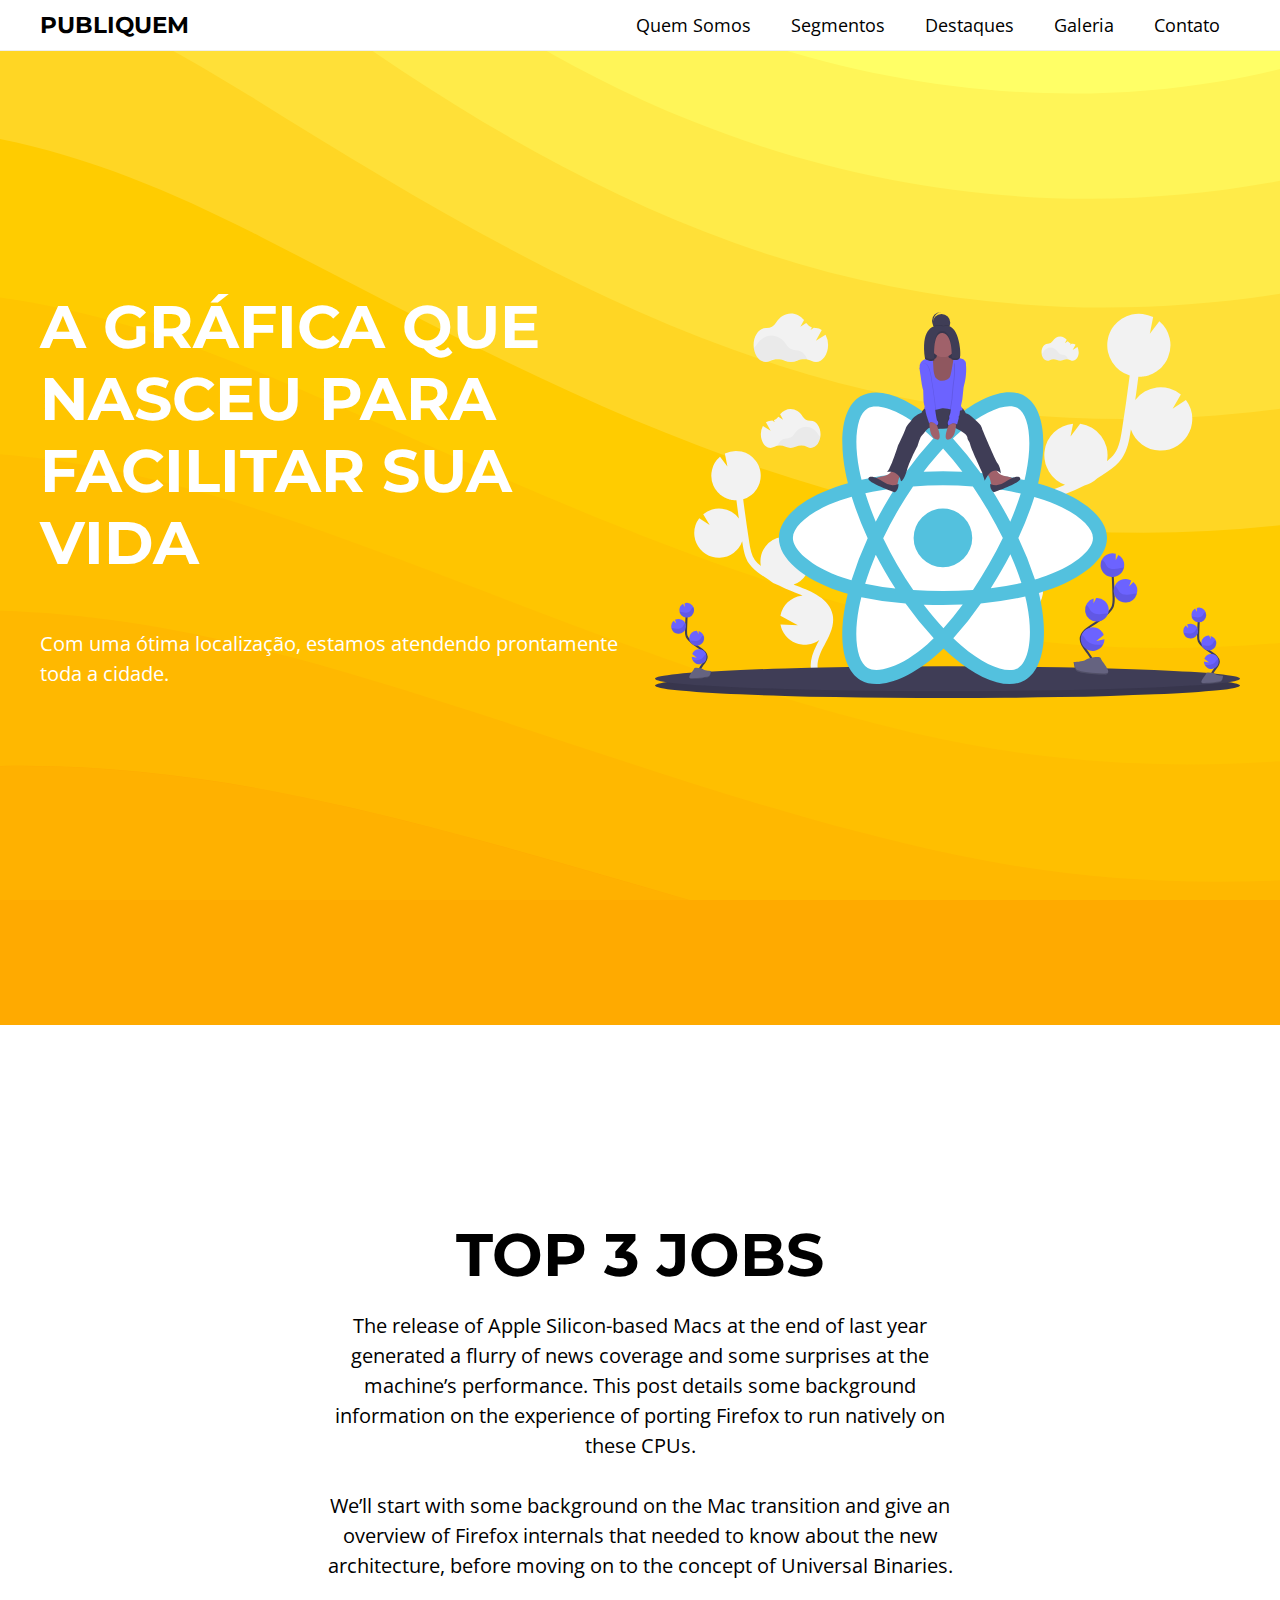
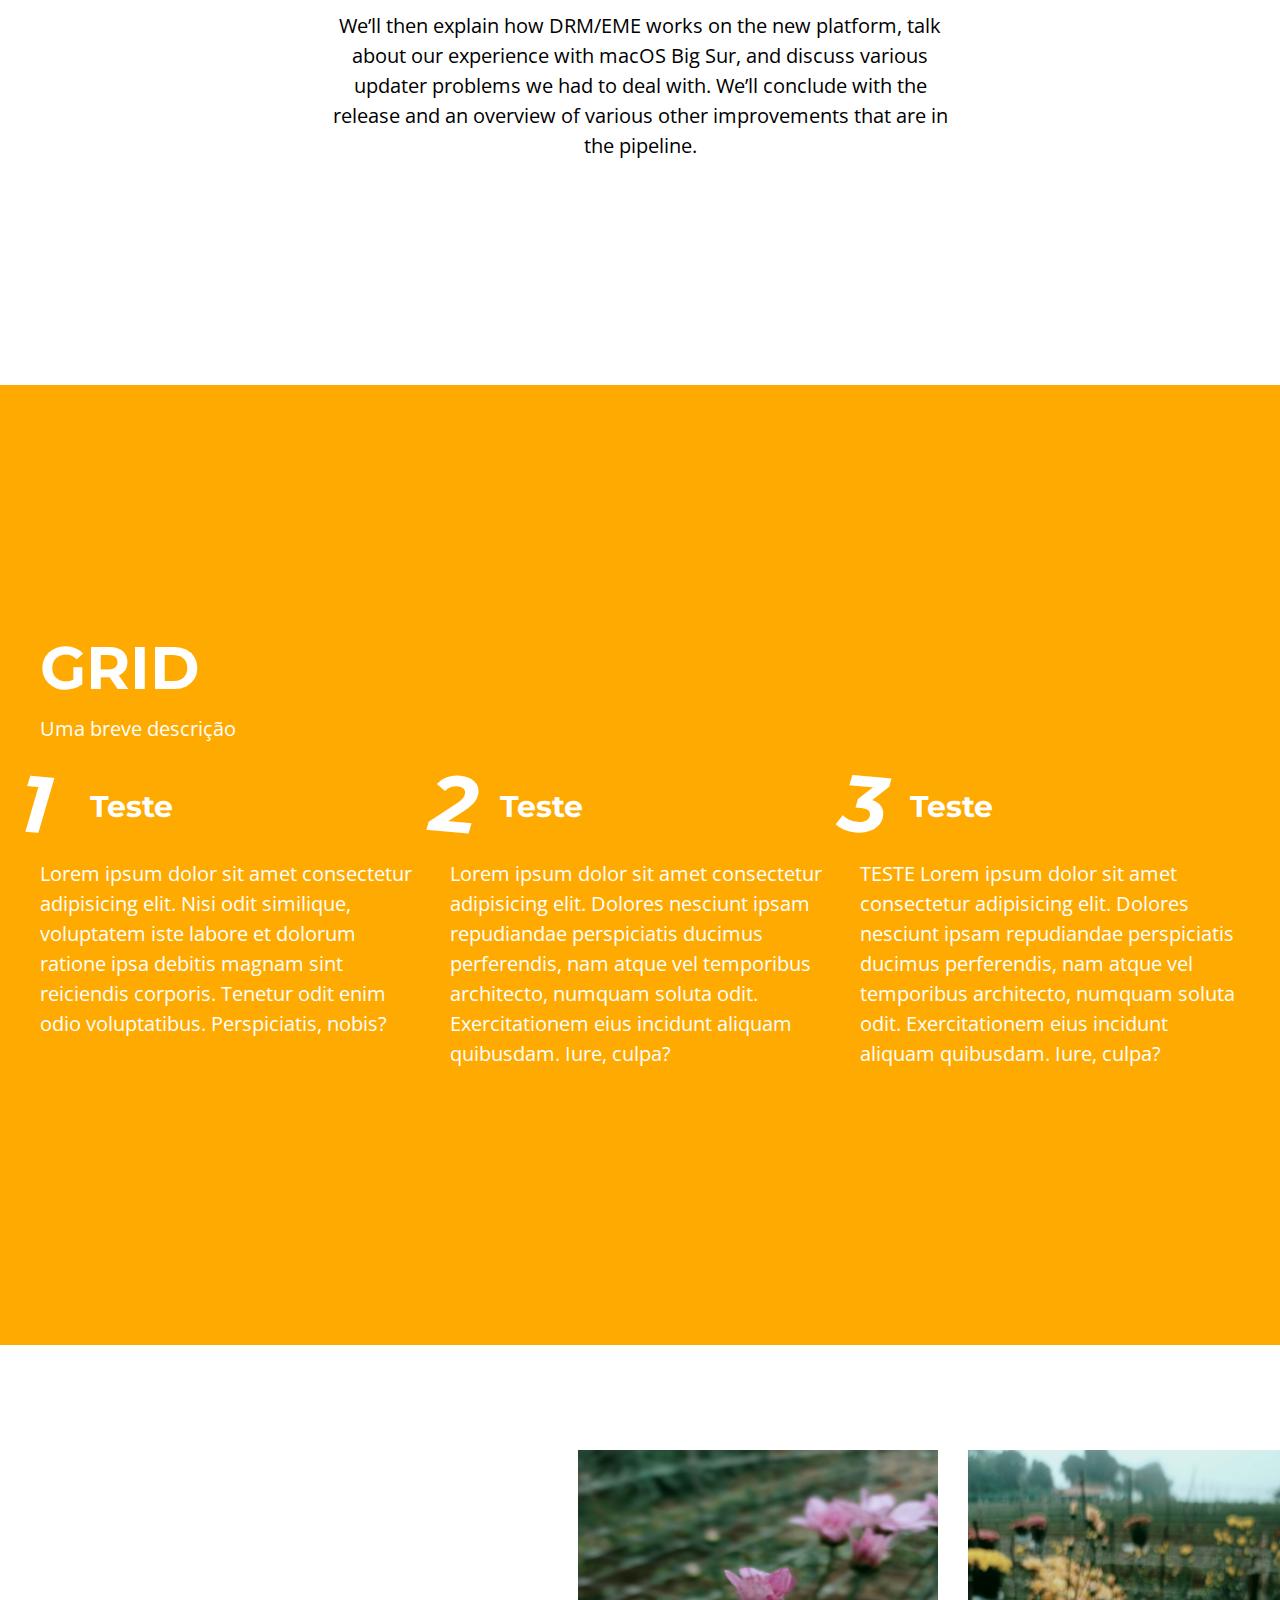
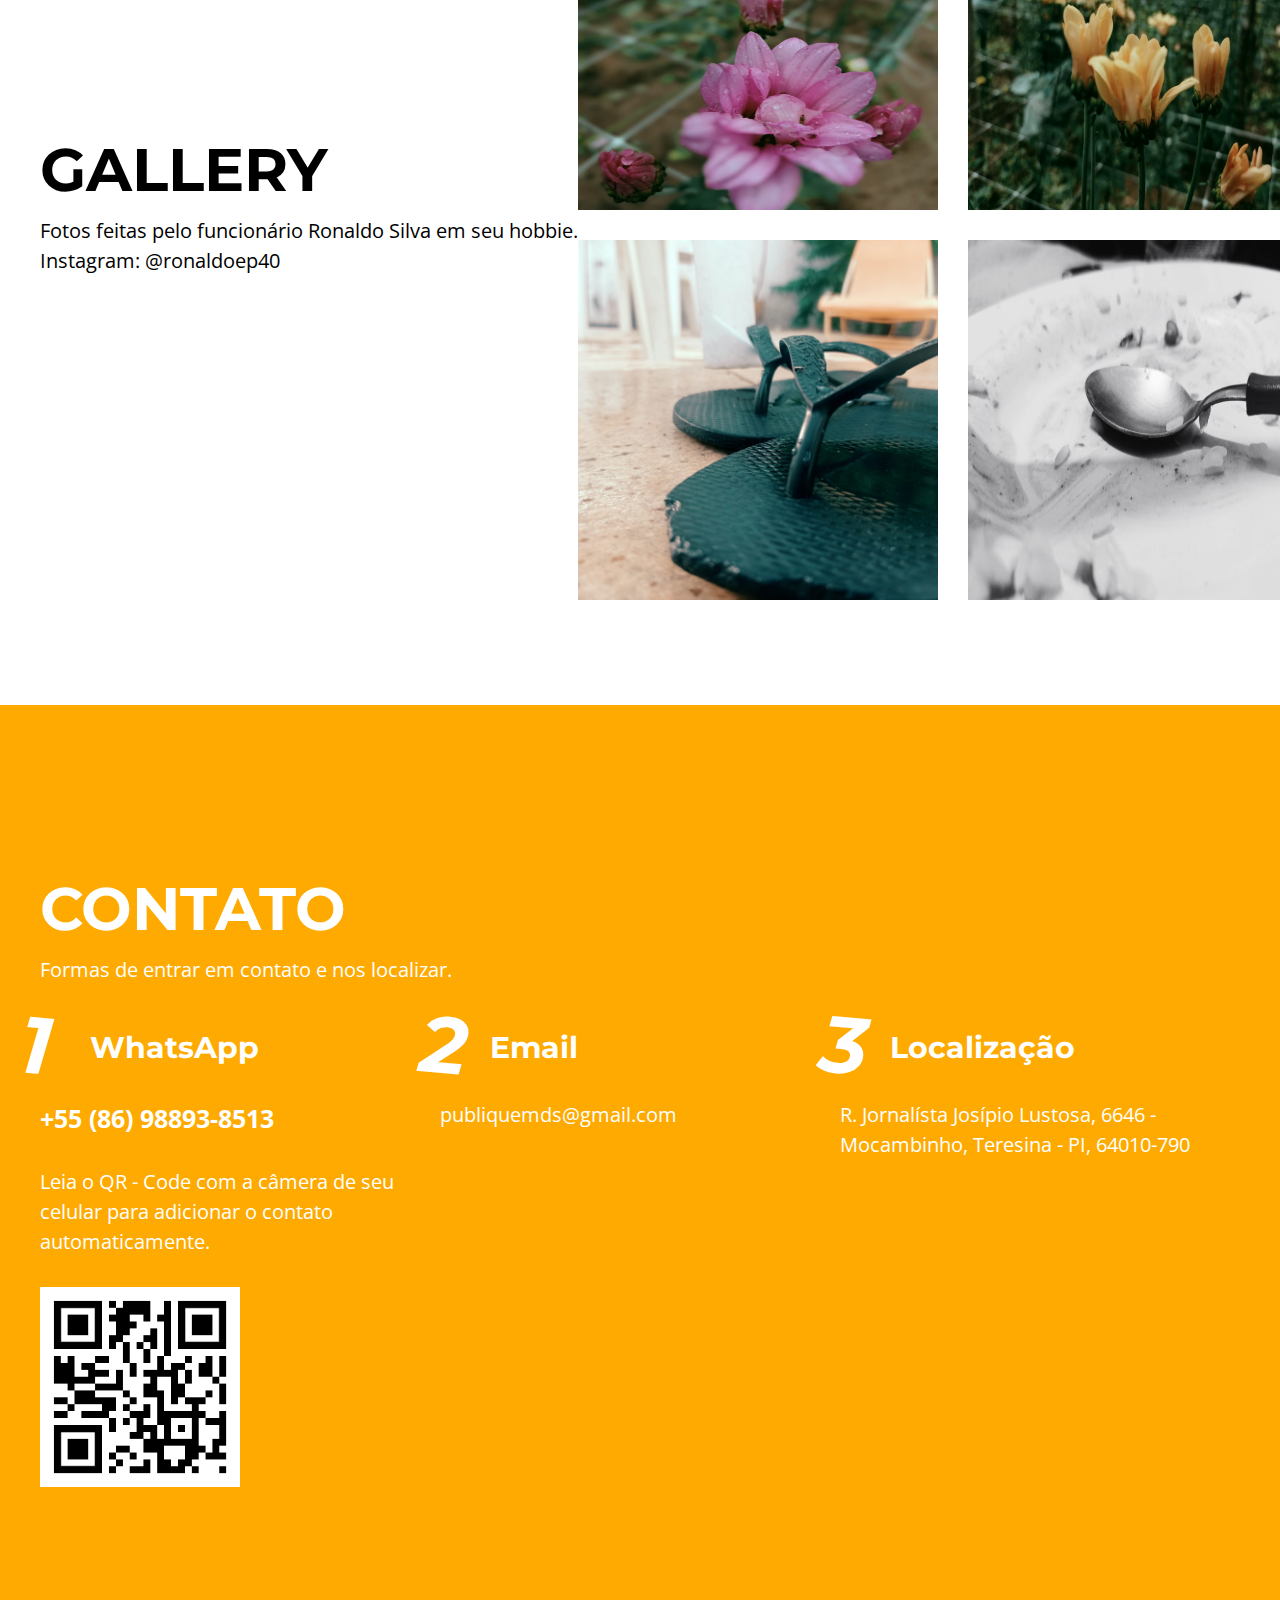
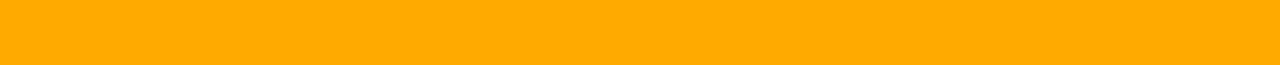
<file: index.html>
<!DOCTYPE html>
<html lang="pt-BR">

<head>
    <meta charset="UTF-8">
    <meta http-equiv="X-UA-Compatible" content="IE=edge">
    <meta name="viewport" content="width=device-width, initial-scale=1.0">
    <title>PubliQuem</title>
    <link rel="shortcut icon" href="assets/img/favicon.ico" type="image/x-icon">
    <link rel="stylesheet" href="assets/css/elements.css">
    <link rel="stylesheet" href="assets/css/classes.css">
    <link rel="stylesheet" href="assets/css/variables.css">
    <link rel="stylesheet" href="assets/css/menu.css">
    <link rel="stylesheet" href="assets/css/style.css">
    <link rel="preconnect" href="https://fonts.gstatic.com">
    <link href="https://fonts.googleapis.com/css2?family=Montserrat:wght@900&family=Open+Sans:ital,wght@0,400;0,700;1,400&display=swap" rel="stylesheet">
</head>

<body>
    <aside class="menu white-bg">
        <div class="main-content menu-content">
            <h1>
                <a href="#intro">PubliQuem</a>
            </h1>
            <nav>
                <ul>
                    <li><a href="#intro">Quem Somos</a></li>
                    <li><a href="#top3">Segmentos</a></li>
                    <li><a href="#grid">Destaques</a></li>
                    <li><a href="#galery">Galeria</a></li>
                    <li><a href="#contact">Contato</a></li>
                </ul>
            </nav>
        </div>
    </aside>
    <section id="intro" class="intro main-bg section">
        <div class="menu-spacing"></div>
        <div class="main-content intro-content">
            <div class="intro-text-content">
                <h2>A gráfica que nasceu para facilitar sua vida</h2>
                <p>Com uma ótima localização, estamos atendendo prontamente toda a cidade.</p>

            </div>
            <div class="intro-img">
                <img src="assets/img/react.svg" alt="Imagem com uma mulher em cima da molecula que representa o React Native.">
            </div>
        </div>
    </section>
    <section id="top3" class="white-bg section">

        <div class="main-content top3-content">
            <h2>TOP 3 JOBS</h2>
            <p>The release of Apple Silicon-based Macs at the end of last year generated a flurry of news coverage and some surprises at the machine’s performance. This post details some background information on the experience of porting Firefox to run
                natively on these CPUs.</p>
            <p>We’ll start with some background on the Mac transition and give an overview of Firefox internals that needed to know about the new architecture, before moving on to the concept of Universal Binaries.</p>
            <p>We’ll then explain how DRM/EME works on the new platform, talk about our experience with macOS Big Sur, and discuss various updater problems we had to deal with. We’ll conclude with the release and an overview of various other improvements
                that are in the pipeline.</p>
        </div>
    </section>
    <section id="grid" class="grid-one section main-bg">

        <div class="grid-one-content main-content">
            <h2 class="grid-main-heading">Grid</h2>
            <p class="grid-descrition">Uma breve descrição</p>
            <div class="grid">
                <article>
                    <h3>Teste</h3>
                    <p>Lorem ipsum dolor sit amet consectetur adipisicing elit. Nisi odit similique, voluptatem iste labore et dolorum ratione ipsa debitis magnam sint reiciendis corporis. Tenetur odit enim odio voluptatibus. Perspiciatis, nobis?</p>
                </article>
                <article>
                    <h3>Teste</h3>
                    <p>Lorem ipsum dolor sit amet consectetur adipisicing elit. Dolores nesciunt ipsam repudiandae perspiciatis ducimus perferendis, nam atque vel temporibus architecto, numquam soluta odit. Exercitationem eius incidunt aliquam quibusdam.
                        Iure, culpa?
                    </p>
                </article>
                <article>
                    <h3>Teste</h3>
                    <p>TESTE Lorem ipsum dolor sit amet consectetur adipisicing elit. Dolores nesciunt ipsam repudiandae perspiciatis ducimus perferendis, nam atque vel temporibus architecto, numquam soluta odit. Exercitationem eius incidunt aliquam quibusdam.
                        Iure, culpa?
                    </p>
                </article>
            </div>
        </div>
    </section>
    <section id="galery" class="grid-one white-bg section">
        <div class="grid-one-content main-content">
            <h2 class="grid-main-heading">Gallery</h2>
            <p class="grid-descrition">Fotos feitas pelo funcionário Ronaldo Silva em seu hobbie.<br> Instagram: @ronaldoep40</p>
            <div class="grid">
                <div class="gallery-img">
                    <img src="assets/img/fotos/01.jpeg" alt="random image unsplash">
                </div>
                <div class="gallery-img">
                    <img src="assets/img/fotos/02.jpeg" alt="random image unsplash">
                </div>
                <div class="gallery-img">
                    <img src="assets/img/fotos/03.jpeg" alt="random image unsplash">
                </div>
                <div class="gallery-img">
                    <img src="assets/img/fotos/04.jpeg" alt="random image unsplash">
                </div class="gallery-img">
                <div class="gallery-img">
                    <img src="assets/img/fotos/05.jpeg" alt="random image unsplash">
                </div>
                <div class="gallery-img">
                    <img src="assets/img/fotos/06.jpeg" alt="random image unsplash">
                </div>
            </div>
        </div>

    </section>
    <section id="contact" class="grid-one section main-bg">

        <div class="grid-one-content main-content">
            <h2 class="grid-main-heading">Contato</h2>
            <p class="grid-descrition">Formas de entrar em contato e nos localizar.</p>
            <div class="grid">
                <article>
                    <h3>WhatsApp</h3>
                    <p style="font-size: 25px; font-weight: bold;">+55 (86) 98893-8513</p>
                    <p>Leia o QR - Code com a câmera de seu celular para adicionar o contato automaticamente.</p>
                    <img src="assets/img/qr-code.png" alt="Leia com a camera do celular para adicionar o contato automaticamente." class="img-qrcode">
                </article>
                <article>
                    <h3>Email</h3>
                    <p>publiquemds@gmail.com
                    </p>
                </article>
                <article>
                    <h3>Localização</h3>
                    <p> R. Jornalísta Josípio Lustosa, 6646 - Mocambinho, Teresina - PI, 64010-790 </p>
                    <iframe src="https://www.google.com/maps/embed?pb=!1m18!1m12!1m3!1d3974.4598519410524!2d-42.81645718587337!3d-5.028916652573407!2m3!1f0!2f0!3f0!3m2!1i1024!2i768!4f13.1!3m3!1m2!1s0x78e39b0721a067b%3A0xde566d6f0d4436e0!2sPubliquem%20Artes%20e%20Design!5e0!3m2!1spt-BR!2sbr!4v1640716317175!5m2!1spt-BR!2sbr"
                        width="400" height="300" style="border:0;" allowfullscreen="" loading="lazy">
                    </iframe>
                </article>
            </div>
        </div>
    </section>
</body>

</html>
</file>
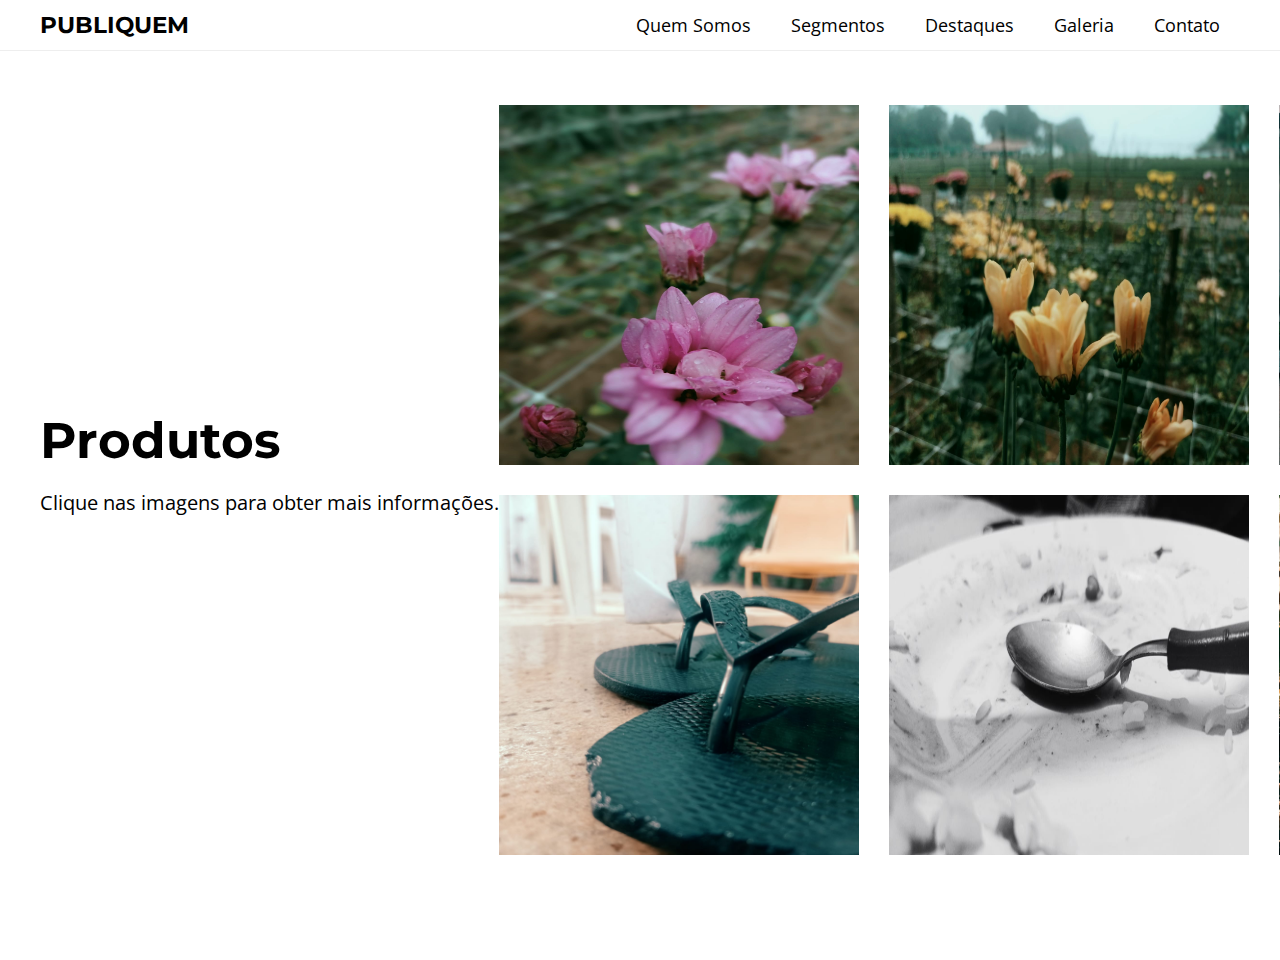
<file: products.html>
<!DOCTYPE html>
<html lang="pt-BR">

<head>
    <meta charset="UTF-8">
    <meta http-equiv="X-UA-Compatible" content="IE=edge">
    <meta name="viewport" content="width=device-width, initial-scale=1.0">
    <title>PubliQuem</title>
    <link rel="shortcut icon" href="assets/img/favicon.ico" type="image/x-icon">
    <link rel="stylesheet" href="assets/css/elements.css">
    <link rel="stylesheet" href="assets/css/classes.css">
    <link rel="stylesheet" href="assets/css/variables.css">
    <link rel="stylesheet" href="assets/css/menu.css">
    <link rel="stylesheet" href="assets/css/style.css">
    <link rel="preconnect" href="https://fonts.gstatic.com">
    <link href="https://fonts.googleapis.com/css2?family=Montserrat:wght@900&family=Open+Sans:ital,wght@0,400;0,700;1,400&display=swap" rel="stylesheet">
</head>

<body>
    <aside class="menu white-bg">
        <div class="main-content menu-content">
            <h1>
                <a href="#intro">PubliQuem</a>
            </h1>
            <nav>
                <ul>
                    <li><a href="#intro">Quem Somos</a></li>
                    <li><a href="#top3">Segmentos</a></li>
                    <li><a href="#grid">Destaques</a></li>
                    <li><a href="#galery">Galeria</a></li>
                    <li><a href="#contact">Contato</a></li>
                </ul>
            </nav>
        </div>
    </aside>
    <section id="galery" class="grid-one white-bg section">
        <div class="grid-one-content main-content">
            <h3 class="grid-main-heading">Produtos</h3>
            <p class="grid-descrition">Clique nas imagens para obter mais informações.</p>
            <div class="grid">
                <div class="gallery-img">
                    <img src="assets/img/fotos/01.jpeg" alt="random image unsplash">
                </div>
                <div class="gallery-img">
                    <img src="assets/img/fotos/02.jpeg" alt="random image unsplash">
                </div>
                <div class="gallery-img">
                    <img src="assets/img/fotos/03.jpeg" alt="random image unsplash">
                </div>
                <div class="gallery-img">
                    <img src="assets/img/fotos/04.jpeg" alt="random image unsplash">
                </div class="gallery-img">
                <div class="gallery-img">
                    <img src="assets/img/fotos/05.jpeg" alt="random image unsplash">
                </div>
                <div class="gallery-img">
                    <img src="assets/img/fotos/06.jpeg" alt="random image unsplash">
                </div>
            </div>
        </div>

    </section>
</body>

</html>
</file>
<file: assets/css/elements.css>
html {
    font-size: 62.5%;
    scroll-behavior: smooth;
}

body {
    font-family: 'Open Sans', sans-serif;
    font-size: 2rem;
    color: var(--primary-color);
    line-height: 1.5;
}

h1,
h2,
h3,
h4,
h5,
h6 {
    font-family: 'Montserrat', sans-serif;
}

h1 {
    font-size: 6rem;
    text-transform: uppercase;
}

h2 {
    font-size: 6rem;
    margin-bottom: 2rem;
    text-transform: uppercase;
    line-height: 1.2;
}

h3 {
    font-size: 5rem;
}

h4 {
    font-size: 4.5rem;
}

h5 {
    font-size: 4rem;
}

h6 {
    font-size: 3.5rem;
}

a {
    text-decoration: none;
}

p {
    margin-bottom: 3rem;
}
</file>
<file: assets/css/classes.css>
.main-bg {
    background-color: var(--primary-color);
    background-color: #ffaa00;
    background-image: url("data:image/svg+xml,%3Csvg xmlns='http://www.w3.org/2000/svg' width='100%25' height='100%25' viewBox='0 0 1600 800'%3E%3Cg %3E%3Cpath fill='%23ffb100' d='M486 705.8c-109.3-21.8-223.4-32.2-335.3-19.4C99.5 692.1 49 703 0 719.8V800h843.8c-115.9-33.2-230.8-68.1-347.6-92.2C492.8 707.1 489.4 706.5 486 705.8z'/%3E%3Cpath fill='%23ffb800' d='M1600 0H0v719.8c49-16.8 99.5-27.8 150.7-33.5c111.9-12.7 226-2.4 335.3 19.4c3.4 0.7 6.8 1.4 10.2 2c116.8 24 231.7 59 347.6 92.2H1600V0z'/%3E%3Cpath fill='%23ffbf00' d='M478.4 581c3.2 0.8 6.4 1.7 9.5 2.5c196.2 52.5 388.7 133.5 593.5 176.6c174.2 36.6 349.5 29.2 518.6-10.2V0H0v574.9c52.3-17.6 106.5-27.7 161.1-30.9C268.4 537.4 375.7 554.2 478.4 581z'/%3E%3Cpath fill='%23ffc500' d='M0 0v429.4c55.6-18.4 113.5-27.3 171.4-27.7c102.8-0.8 203.2 22.7 299.3 54.5c3 1 5.9 2 8.9 3c183.6 62 365.7 146.1 562.4 192.1c186.7 43.7 376.3 34.4 557.9-12.6V0H0z'/%3E%3Cpath fill='%23ffcc00' d='M181.8 259.4c98.2 6 191.9 35.2 281.3 72.1c2.8 1.1 5.5 2.3 8.3 3.4c171 71.6 342.7 158.5 531.3 207.7c198.8 51.8 403.4 40.8 597.3-14.8V0H0v283.2C59 263.6 120.6 255.7 181.8 259.4z'/%3E%3Cpath fill='%23ffd624' d='M1600 0H0v136.3c62.3-20.9 127.7-27.5 192.2-19.2c93.6 12.1 180.5 47.7 263.3 89.6c2.6 1.3 5.1 2.6 7.7 3.9c158.4 81.1 319.7 170.9 500.3 223.2c210.5 61 430.8 49 636.6-16.6V0z'/%3E%3Cpath fill='%23ffe038' d='M454.9 86.3C600.7 177 751.6 269.3 924.1 325c208.6 67.4 431.3 60.8 637.9-5.3c12.8-4.1 25.4-8.4 38.1-12.9V0H288.1c56 21.3 108.7 50.6 159.7 82C450.2 83.4 452.5 84.9 454.9 86.3z'/%3E%3Cpath fill='%23ffeb49' d='M1600 0H498c118.1 85.8 243.5 164.5 386.8 216.2c191.8 69.2 400 74.7 595 21.1c40.8-11.2 81.1-25.2 120.3-41.7V0z'/%3E%3Cpath fill='%23fff558' d='M1397.5 154.8c47.2-10.6 93.6-25.3 138.6-43.8c21.7-8.9 43-18.8 63.9-29.5V0H643.4c62.9 41.7 129.7 78.2 202.1 107.4C1020.4 178.1 1214.2 196.1 1397.5 154.8z'/%3E%3Cpath fill='%23ffff66' d='M1315.3 72.4c75.3-12.6 148.9-37.1 216.8-72.4h-723C966.8 71 1144.7 101 1315.3 72.4z'/%3E%3C/g%3E%3C/svg%3E");
    background-attachment: fixed;
    background-size: cover;
    background-position: center center;
    color: var(--white-color);
}

.white-bg {
    background: var(--white-color);
    color: var(--primary-color);
}

.main-content {
    max-width: 120rem;
    margin: 0 auto;
    height: 5rem;
    padding: var(--gap);
}

.menu-content {
    display: flex;
    justify-content: space-between;
    align-items: center;
    height: 5rem;
    padding-top: 0;
    padding-bottom: 0;
}

.section {
    min-height: 100vh;
}

.menu-spacing {
    height: 6.5rem;
}
</file>
<file: assets/css/variables.css>
:root {
    --primary-color: #000000;
    --white-color: #FFFFFF;
    --light-gray-color: #EEEEEE;
    --secondary-color:#FFFF00;
    --gap: 3rem;
}

* {
    margin: 0rem;
    padding: 0rem;
}
</file>
<file: assets/css/menu.css>
.menu {
    position: fixed;
    top: 0;
    left: 0;
    right: 0;
    width: 100%;
    z-index: 1;
    border-bottom: 0.1rem solid var(--light-gray-color);
}

.menu ul {
    list-style: none;
    display: flex;
}

.menu ul li a {
    display: block;
    color: var(--primary-color);
    padding: 2rem;
    font-size: 1.8rem;
    position: relative;
}

.menu ul li a::after {
    content: '';
    position: absolute;
    bottom: 1rem;
    left: 50%;
    width: 0%;
    height: 0.2rem;
    background: var(--secondary-color);
    transition: all 300ms ease-in-out;
}

.menu ul li a:hover::after {
    width: 50%;
    left: 25%;
}

.menu h1 {
    font-size: 2.3rem;
}

.menu h1 a {
    color: var(--primary-color);
}
</file>
<file: assets/css/style.css>
.intro-content {
    position: relative;
    top: -4rem;
    display: grid;
    grid-template-columns: 1fr 1fr;
    align-items: stretch;
    gap: var(--gap);
    min-height: 100vh;
}

.logo {
    width: 150px;
    height: 150px;
}

.intro-text-content,
.intro-img {
    display: flex;
    flex-flow: column wrap;
    justify-content: center;
}

.intro-text-content h2 {
    font-size: 6rem;
    margin-bottom: 5rem;
    text-transform: uppercase;
    line-height: 1.2;
}

.intro-img {
    display: flex;
    flex-flow: column wrap;
    justify-content: center;
}

.intro-img img,
.intro-img svg {
    max-width: 100%;
    height: auto;
}

.top3-content {
    max-width: 64rem;
    display: flex;
    flex-direction: column;
    flex-wrap: nowrap;
    justify-content: center;
    min-height: 100vh;
    text-align: center;
}

.grid-one-content {
    display: flex;
    flex-flow: column wrap;
    justify-content: center;
    min-height: 100vh;
}

.grid-main-heading {
    margin-bottom: 1rem;
}

.grid-descrition {
    padding-bottom: 1rem;
}

.grid {
    display: grid;
    grid-template-columns: repeat(3, 1fr);
    gap: var(--gap);
    counter-reset: grid-counter;
}

.grid h3 {
    font-size: 3rem;
    position: relative;
    padding-left: 5rem;
    padding-bottom: 3rem;
}

.grid h3::before {
    counter-increment: grid-counter;
    content: counter(grid-counter);
    position: absolute;
    font-size: 8rem;
    font-style: italic;
    top: -4rem;
    left: -2rem;
    transform: rotate(5deg)
}

.gallery-img {
    width: 100%;
    max-width: 36rem;
    max-height: 36rem;
    overflow: hidden;
}

.gallery-img img {
    width: 360px;
    height: 360px;
    transition: all 300ms ease-in-out;
}

.gallery-img img:hover {
    transform: translate(-3%, 3%) scale(1.2) rotate(5deg);
}

.img-qrcode {
    width: 200px;
    height: 200px;
}
</file>
